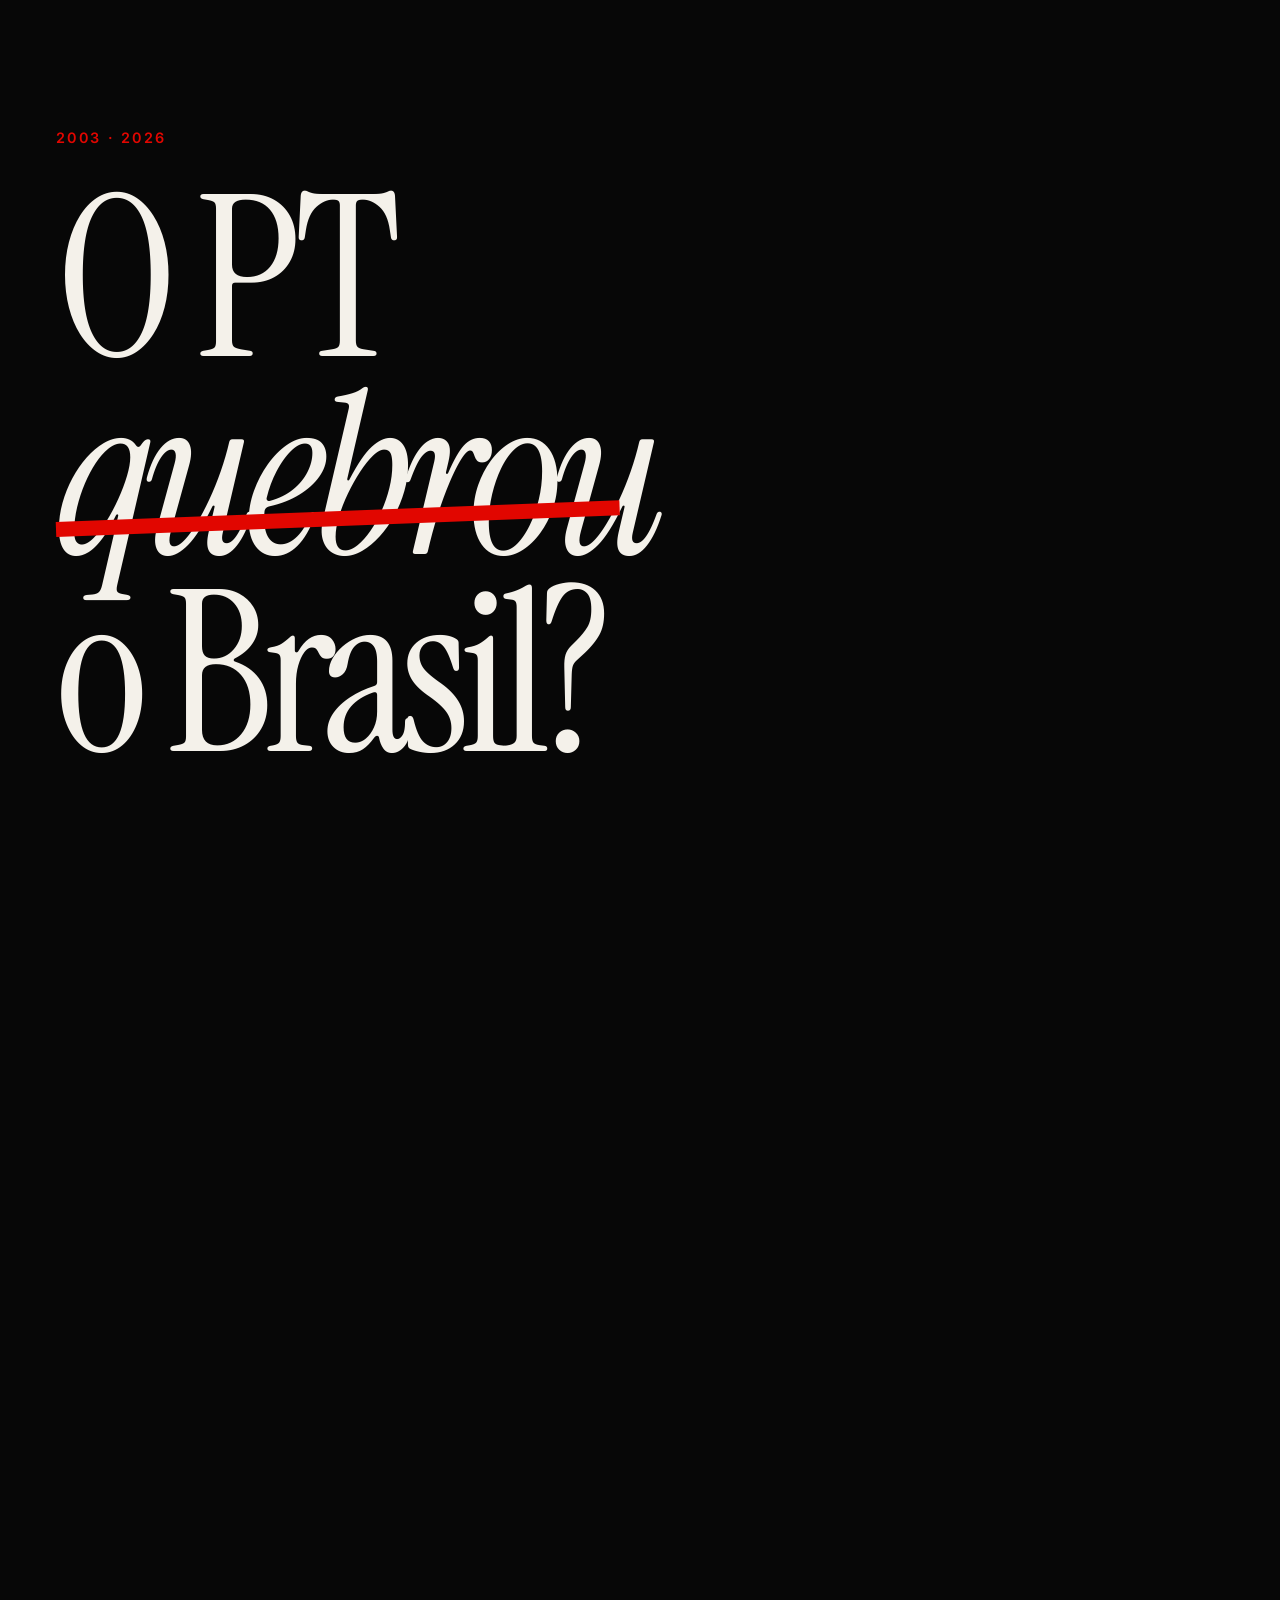
<file: index.html>
<!DOCTYPE html>
<html lang="pt-BR">
<head>
  <meta charset="utf-8">
  <meta name="viewport" content="width=device-width, initial-scale=1">
  <title>O PT quebrou o Brasil</title>
  <link rel="icon" href="favicon.svg" type="image/svg+xml">
  <meta name="description" content="O PT quebrou o Brasil? Dados oficiais sobre fome, pobreza, trabalho, saúde e economia: o que mudou, o que voltou e o que permanece.">
  <link rel="canonical" href="https://www.optquebrouobrasil.com.br/">
  <meta property="og:title" content="O PT quebrou o Brasil">
  <meta property="og:description" content="O PT quebrou o Brasil? Dados oficiais sobre fome, pobreza, trabalho, saúde e economia.">
  <meta property="og:url" content="https://www.optquebrouobrasil.com.br/">
  <meta property="og:type" content="website">
  <meta property="og:locale" content="pt_BR">
  <link rel="preconnect" href="https://fonts.googleapis.com">
  <link rel="preconnect" href="https://fonts.gstatic.com" crossorigin>
  <link href="https://fonts.googleapis.com/css2?family=Instrument+Serif:ital@0;1&family=Inter:ital,wght@0,400;0,500;0,600;0,700;1,400&display=swap" rel="stylesheet">
  <link rel="stylesheet" href="css/styles.css">
</head>
<body>
  <a class="skip" href="#conteudo">Ir para o conteúdo</a>
  <div class="topic-progress" id="progress" aria-hidden="true"></div>
  <header class="topbar" id="topbar">
    <button type="button" class="menu-button" id="abrir-topicos" aria-expanded="false" aria-controls="topicos">Tópicos</button>
    <p class="brand-bar">O PT quebrou o Brasil</p>
    <nav class="topics" id="topics-bar" aria-label="Tópicos"></nav>
  </header>
  <button type="button" class="backdrop" id="backdrop" aria-label="Fechar tópicos" tabindex="-1"></button>
  <aside id="topicos" class="side" aria-label="Tópicos do site">
    <div class="side-head">
      <p class="brand">O PT quebrou o Brasil</p>
      <button type="button" class="nav-close" id="fechar-topicos">Fechar</button>
    </div>
    <nav id="lista-topicos"></nav>
  </aside>
  <main id="conteudo" class="page">
    <div class="page-inner">
      <header class="hero">
        <p class="hero-kicker">2003 · 2026</p>
        <h1>
          <span class="line">O PT</span>
          <span class="line"><em class="quebrou">quebrou</em></span>
          <span class="line">o Brasil?</span>
        </h1>
      </header>
      <article id="qual-brasil" class="reveal">
        <h2>Depende, qual Brasil?</h2>
        <p class="leitura">O Brasil que conhecemos hoje não é o mesmo Brasil de algumas décadas atrás. Houve um tempo em que a pobreza extrema atingia uma parcela muito maior da população, a desigualdade era ainda mais elevada e milhões de brasileiros tinham menos acesso à educação, à saúde e a oportunidades de trabalho.</p>
        <p class="leitura">Ao longo dos anos, o país mudou. Alguns desses problemas diminuíram. Outros persistiram, voltaram a crescer ou assumiram novas formas. Quando alguém diz que “o PT quebrou o Brasil”, a pergunta deste site é outra: qual Brasil foi quebrado?</p>
        <p class="leitura">Os blocos reúnem séries de instituições oficiais. Não dizem que tudo melhorou, nem que um partido explica cada número. Mostram de onde o país veio, o que mudou e o que ainda está em aberto. Talvez o Brasil que tenha sido quebrado não seja aquele que você imaginou.</p>
        <p class="leitura">Ao final da página temos vídeos auxiliares que ajudam a elucidar os assuntos apresentados abaixo e outros assuntos não discutidos.</p>
        <section class="howto" aria-label="Como ler os gráficos">
          <p>Cada bloco é uma série anual, com o ponto de partida, os anos de alta e de queda e o dado mais recente. Quando a pesquisa muda de método, a linha seguinte começa à parte. Ano sem dado fica em branco. A faixa dos governos é calendário, não prova de causa. As políticas citadas são uma explicação possível. Fontes consultadas em outubro de 2026.</p>
          <p>A linha vermelha marca 2003 e 2023. A faixa clara cobre 2016 a 2022. Passe o cursor — ou o dedo — sobre o gráfico para ver o ano. As fontes estão no fim de cada bloco e, todas juntas, no tópico Fontes, no final da página.</p>
          <ul class="legend-key">
            <li><span class="swatch"></span> série principal</li>
            <li><span class="swatch b"></span> outra pesquisa</li>
            <li><span class="swatch mark"></span> 2003 e 2023</li>
            <li><span class="swatch band"></span> 2016–2022</li>
          </ul>
        </section>
      </article>
      <div id="capitulos"></div>
      <footer class="reveal">
        <section id="fontes">
          <h2>Todas as fontes</h2>
          <ul class="sources" id="lista-fontes"></ul>
        </section>
      </footer>
    </div>
  </main>
  <script src="data/series.js"></script>
  <script src="js/charts.js"></script>
  <script src="js/main.js"></script>
  <noscript>Este site precisa de JavaScript para montar os gráficos e a lista de tópicos.</noscript>
  <!-- Cloudflare Web Analytics --><script type="module" src="https://static.cloudflareinsights.com/beacon.min.js" data-cf-beacon='{"token": "fb6861f746c8422c92ad194605a2f32e"}'></script><!-- End Cloudflare Web Analytics -->
</body>
</html>
</file>
<file: css/styles.css>
:root {
  color-scheme: dark;
  --bg: #070707;
  --bg-raised: #121212;
  --text: #f4f1ea;
  --muted: #b7b1a6;
  --dim: #8a847a;
  --line: #262626;
  --red: #e10600;
  --series-a: #f4f1ea;
  --series-b: #7ec8d4;
  --band: rgba(244, 241, 234, 0.08);
  --serif: "Instrument Serif", Georgia, serif;
  --sans: Inter, "Segoe UI", system-ui, sans-serif;
  --pad: 24px;
  --max: 52rem;
  --chart: 70rem;
  --page: 80rem;
  --topbar: 56px;
}

* { box-sizing: border-box; }

html {
  scroll-behavior: smooth;
  scroll-padding-top: 72px;
}

body {
  margin: 0;
  background: var(--bg);
  color: var(--text);
  font-family: var(--sans);
  font-size: 1.125rem;
  line-height: 1.75;
  letter-spacing: -0.011em;
}

body.nav-open { overflow: hidden; }

::selection {
  background: var(--red);
  color: #fff;
}

:focus-visible {
  outline: 2px solid var(--red);
  outline-offset: 3px;
}

a {
  color: inherit;
  text-underline-offset: 0.18em;
}

.skip {
  position: absolute;
  left: 12px;
  top: -48px;
  background: var(--text);
  color: #000;
  padding: 8px 12px;
  z-index: 20;
}

.skip:focus { top: 12px; }

.topic-progress {
  position: fixed;
  top: 0;
  left: 0;
  height: 3px;
  width: 0;
  background: var(--red);
  z-index: 12;
  transform-origin: left center;
  transition: width 0.14s linear;
  pointer-events: none;
}

.topbar {
  position: sticky;
  top: 0;
  z-index: 10;
  display: flex;
  align-items: center;
  gap: 12px;
  min-height: var(--topbar);
  padding: 0 var(--pad);
  background: rgba(7, 7, 7, 0.86);
  backdrop-filter: blur(12px);
}

.brand-bar {
  margin: 0;
  font-family: var(--serif);
  font-size: 1.2rem;
  line-height: 1.2;
}

.topics { display: none; }

.menu-button,
.nav-close {
  font: inherit;
  color: var(--text);
  background: transparent;
  border: 1px solid var(--line);
  border-radius: 999px;
  min-height: 40px;
  padding: 0 14px;
  cursor: pointer;
}

.backdrop {
  position: fixed;
  inset: 0;
  background: rgba(0, 0, 0, 0.62);
  border: 0;
  z-index: 14;
}

body:not(.nav-open) .backdrop { display: none; }

.side {
  position: fixed;
  z-index: 16;
  top: 0;
  left: 0;
  bottom: 0;
  width: min(86vw, 340px);
  padding: 20px 18px 32px;
  background: #050505;
  border-right: 1px solid var(--line);
  overflow: auto;
  transform: translateX(-105%);
  transition: transform 0.35s cubic-bezier(0.22, 1, 0.36, 1);
}

body.nav-open .side { transform: none; }

.side-head {
  display: flex;
  align-items: flex-start;
  justify-content: space-between;
  gap: 12px;
  margin-bottom: 18px;
}

.brand {
  margin: 0;
  font-family: var(--serif);
  font-size: 1.45rem;
  line-height: 1.05;
}

.side nav {
  display: flex;
  flex-direction: column;
}

.side a {
  display: flex;
  align-items: baseline;
  gap: 10px;
  padding: 10px 4px;
  text-decoration: none;
  color: rgba(244, 241, 234, 0.48);
  border-bottom: 1px solid var(--line);
  transition: color 0.25s ease;
}

.side a:hover,
.side a.is-active { color: #fff; }

.side a span {
  font-variant-numeric: tabular-nums;
  color: var(--dim);
  font-size: 0.8rem;
}

.page {
  padding: 8px var(--pad) 88px;
}

.page-inner {
  max-width: var(--page);
  margin: 0 auto;
}

.hero {
  padding: 28px 0 12px;
}

.hero-kicker {
  margin: 0 0 18px;
  color: var(--red);
  font-size: 0.78rem;
  font-weight: 600;
  letter-spacing: 0.16em;
  text-transform: uppercase;
}

.hero h1 {
  margin: 0;
  font-family: var(--serif);
  font-weight: 400;
  font-size: clamp(5.33rem, 23.4vw, 8.32rem);
  line-height: 0.88;
  letter-spacing: -0.045em;
}

.hero h1 .line { display: block; }

.quebrou {
  position: relative;
  font-style: italic;
  font-weight: inherit;
  display: inline-block;
}

.quebrou::after {
  content: "";
  position: absolute;
  left: 0;
  width: 94%;
  bottom: 0.18em;
  height: 0.065em;
  background: var(--red);
  transform: rotate(-2.2deg) scaleX(0);
  transform-origin: left center;
  animation: strike 1.1s 0.45s cubic-bezier(0.22, 1, 0.36, 1) forwards;
  pointer-events: none;
}

.howto {
  max-width: var(--max);
  margin: 8px 0 0;
  padding-top: 28px;
  border-top: 1px solid var(--line);
  color: var(--muted);
  line-height: 1.7;
}

.howto p { margin: 0 0 1em; }
.howto p:last-of-type { margin-bottom: 0; }

.legend-key {
  display: flex;
  flex-wrap: wrap;
  gap: 14px 22px;
  margin: 22px 0 0;
  padding: 0;
  list-style: none;
  color: var(--muted);
  font-size: 0.95rem;
}

.legend-key li {
  display: flex;
  align-items: center;
  gap: 8px;
}

.swatch {
  width: 22px;
  height: 3px;
  background: var(--series-a);
  display: inline-block;
}

.swatch.b { background: var(--series-b); }
.swatch.mark { width: 3px; height: 16px; background: var(--red); }
.swatch.band {
  width: 22px;
  height: 12px;
  background: var(--band);
  border: 1px solid #3a3a3a;
}

article {
  padding-top: 56px;
  margin-top: 40px;
  scroll-margin-top: 72px;
}

.reveal {
  opacity: 0;
  transform: translateY(28px);
  transition:
    opacity 1.35s cubic-bezier(0.4, 0, 0.2, 1),
    transform 1.35s cubic-bezier(0.4, 0, 0.2, 1);
}

.reveal.is-in,
.reveal.is-in.is-out {
  opacity: 1;
  transform: none;
  transition: opacity 0.22s ease-out;
}

.kicker {
  margin: 0;
  color: var(--red);
  font-size: 0.8rem;
  font-weight: 600;
  letter-spacing: 0.12em;
  font-variant-numeric: tabular-nums;
}

article h2 {
  margin: 10px 0 18px;
  font-family: var(--serif);
  font-weight: 400;
  font-size: clamp(2rem, 7vw, 2.7rem);
  line-height: 1.15;
  letter-spacing: -0.03em;
}

.leitura {
  max-width: var(--max);
  margin: 0 0 1.15em;
}

.hint {
  max-width: var(--max);
  margin: 0 0 18px;
  color: var(--muted);
  font-size: 1rem;
  line-height: 1.65;
}

.chart {
  margin: 8px 0 4px;
}

.chart-head {
  display: flex;
  flex-direction: column;
  gap: 6px;
  margin-bottom: 8px;
  color: var(--muted);
  font-size: 0.95rem;
}

.chart-legend { margin: 0; }

.readout {
  margin: 0;
  min-height: 1.5em;
  font-variant-numeric: tabular-nums;
  color: var(--text);
}

.chart svg {
  display: block;
  width: 100%;
  height: auto;
  touch-action: pan-y;
}

.chart text {
  font-family: var(--sans);
  fill: var(--dim);
}

.chart text.mark { fill: var(--red); }

.chart .draw {
  stroke-dasharray: 1;
  stroke-dashoffset: 1;
  animation: draw 1.4s cubic-bezier(0.22, 1, 0.36, 1) forwards;
}

.toggle {
  font: inherit;
  color: var(--text);
  background: transparent;
  border: 1px solid var(--line);
  border-radius: 999px;
  min-height: 44px;
  padding: 0 16px;
  cursor: pointer;
  margin-top: 12px;
}

.table-wrap {
  overflow-x: auto;
  margin-top: 14px;
}

table {
  width: 100%;
  border-collapse: collapse;
  font-variant-numeric: tabular-nums;
  font-size: 0.98rem;
}

caption {
  text-align: left;
  color: var(--muted);
  padding-bottom: 8px;
}

th, td {
  text-align: right;
  padding: 10px 10px;
  border-bottom: 1px solid var(--line);
}

th:first-child, td:first-child { text-align: left; }

.fonte-linha {
  margin: 22px 0 0;
  color: var(--muted);
  font-size: 1rem;
  line-height: 1.7;
}

.fonte-linha a { color: var(--text); }

.sources {
  padding: 0;
  list-style: none;
}

.sources li { margin: 10px 0; }

footer {
  margin-top: 72px;
  padding-top: 32px;
  border-top: 1px solid var(--line);
  color: var(--muted);
  max-width: var(--max);
}

footer h2 {
  color: var(--text);
  font-family: var(--serif);
  font-weight: 400;
  font-size: 1.7rem;
}

.video-card {
  max-width: 540px;
  margin: 28px 0 8px;
}

.video-card figcaption {
  margin: 0 0 12px;
  font-weight: 600;
}

.video-card figcaption a {
  color: inherit;
}

.video-fallback {
  position: absolute;
  width: 1px;
  height: 1px;
  overflow: hidden;
  clip: rect(0 0 0 0);
}

#fontes { scroll-margin-top: 72px; }

@keyframes strike {
  to { transform: rotate(-2.2deg) scaleX(1); }
}

@keyframes rise {
  to { opacity: 1; transform: none; }
}

@keyframes draw {
  to { stroke-dashoffset: 0; }
}

@keyframes hero-out {
  to { opacity: 0.12; transform: translateY(-40px) scale(0.985); }
}

@media (max-width: 899px) {
  .menu-button,
  .brand-bar,
  .backdrop,
  .side { display: none; }

  .topbar {
    position: fixed;
    left: 0;
    right: 0;
    top: 0;
    padding: 0;
    background: rgba(7, 7, 7, 0.94);
    opacity: 0;
    pointer-events: none;
    transform: translateY(-110%);
    transition: opacity 0.28s ease, transform 0.28s ease;
  }

  .topbar.is-on {
    opacity: 1;
    pointer-events: auto;
    transform: none;
  }

  .hero {
    min-height: 78vh;
    display: flex;
    flex-direction: column;
    justify-content: center;
    align-items: center;
    text-align: center;
    padding: 14vh 0 8vh;
  }

  #qual-brasil {
    margin-top: 22vh;
  }

  .topics {
    display: flex;
    align-items: center;
    width: 100%;
    overflow-x: auto;
    scroll-snap-type: x proximity;
    scrollbar-width: none;
    padding: 0 38vw;
    -webkit-mask-image: linear-gradient(90deg, transparent 0%, #000 24%, #000 76%, transparent 100%);
    mask-image: linear-gradient(90deg, transparent 0%, #000 24%, #000 76%, transparent 100%);
  }

  .topics::-webkit-scrollbar { display: none; }

  .topics a {
    flex: 0 0 auto;
    scroll-snap-align: center;
    color: #fff;
    text-decoration: none;
    font-size: 0.95rem;
    font-weight: 500;
    white-space: nowrap;
    padding: 14px 16px;
  }

  .topics a.is-active { font-weight: 600; }
}

@media (min-width: 900px) {
  :root {
    --pad: 48px;
    --max: 60rem;
    --chart: 84rem;
    --page: 94rem;
    --topbar: 52px;
  }

  html {
    scroll-padding-top: 0;
    scroll-snap-type: y mandatory;
  }

  .hero,
  article,
  footer {
    scroll-snap-align: center;
    scroll-snap-stop: always;
    scroll-margin-top: 0;
  }

  #fontes { scroll-margin-top: 0; }

  .menu-button,
  .brand-bar,
  .backdrop,
  .side { display: none; }

  .topbar {
    position: fixed;
    left: 0;
    right: 0;
    min-height: var(--topbar);
    padding: 0 40px;
    background: transparent;
    backdrop-filter: none;
    opacity: 0;
    pointer-events: none;
    transition: background 0.35s ease;
  }

  .topbar.is-on {
    opacity: 1;
    pointer-events: auto;
  }

  .topbar.is-solid {
    background: rgba(7, 7, 7, 0.9);
    backdrop-filter: blur(16px);
  }

  .topics {
    display: flex;
    align-items: center;
    justify-content: space-between;
    gap: 4px 14px;
    width: 100%;
    overflow-x: auto;
    scrollbar-width: none;
  }

  .topics::-webkit-scrollbar { display: none; }

  .topics a {
    flex: 0 0 auto;
    color: rgba(244, 241, 234, 0.11);
    text-decoration: none;
    font-size: 0.72rem;
    font-weight: 500;
    letter-spacing: 0.06em;
    text-transform: uppercase;
    white-space: nowrap;
    padding: 8px 0;
    transition: color 0.3s ease;
  }

  .topics a:hover { color: rgba(244, 241, 234, 0.72); }

  .topics a.is-active {
    color: #fff;
    font-weight: 600;
  }

  .reveal.is-in {
    transition: opacity 0.9s cubic-bezier(0.4, 0, 0.2, 1);
  }

  .reveal.is-in.is-out {
    opacity: 0;
  }

  .page {
    padding: 0 56px 128px;
  }

  .hero {
    min-height: 100vh;
    display: flex;
    flex-direction: column;
    justify-content: center;
    padding: 12vh 0;
  }

  .hero-kicker {
    font-size: 0.9rem;
    margin-bottom: 32px;
  }

  .hero h1 {
    font-size: clamp(9.62rem, 17.55vw, 15.6rem);
    max-width: 12ch;
  }

  .howto {
    max-width: var(--max);
    margin: 12px 0 0;
    padding-top: 36px;
    font-size: 1.14rem;
    line-height: 1.75;
  }

  article {
    max-width: none;
    margin: 8vh 0 0;
    padding-top: 72px;
    scroll-margin-top: 0;
  }

  #fontes { scroll-margin-top: 0; }

  article h2 {
    font-size: clamp(2.6rem, 4vw, 3.4rem);
    margin-bottom: 28px;
  }

  .leitura {
    font-size: 1.22rem;
    line-height: 1.8;
    margin-bottom: 1.35em;
  }

  .hint { font-size: 1.05rem; }

  .chart-head {
    flex-direction: row;
    justify-content: space-between;
    align-items: baseline;
  }

  .readout { text-align: right; }

  .fonte-linha { font-size: 1.05rem; }

  footer {
    max-width: var(--max);
    margin: 16vh 0 0;
  }

  @supports (animation-timeline: view()) {
    .hero {
      animation: hero-out linear both;
      animation-timeline: view();
      animation-range: exit 0% exit 55%;
    }

    article.reveal.is-out,
    footer.reveal.is-out {
      animation: none;
    }
  }
}

@media (prefers-reduced-motion: reduce) {
  html {
    scroll-behavior: auto;
    scroll-snap-type: none;
  }
  .quebrou::after,
  .howto,
  .chart .draw,
  .hero,
  .reveal {
    animation: none;
  }
  .quebrou::after { transform: rotate(-2.2deg) scaleX(1); }
  .reveal,
  .reveal.is-in.is-out {
    opacity: 1;
    transform: none;
    transition: none;
  }
  .topic-progress { transition: none; }
  .side { transition: none; }
}
</file>
